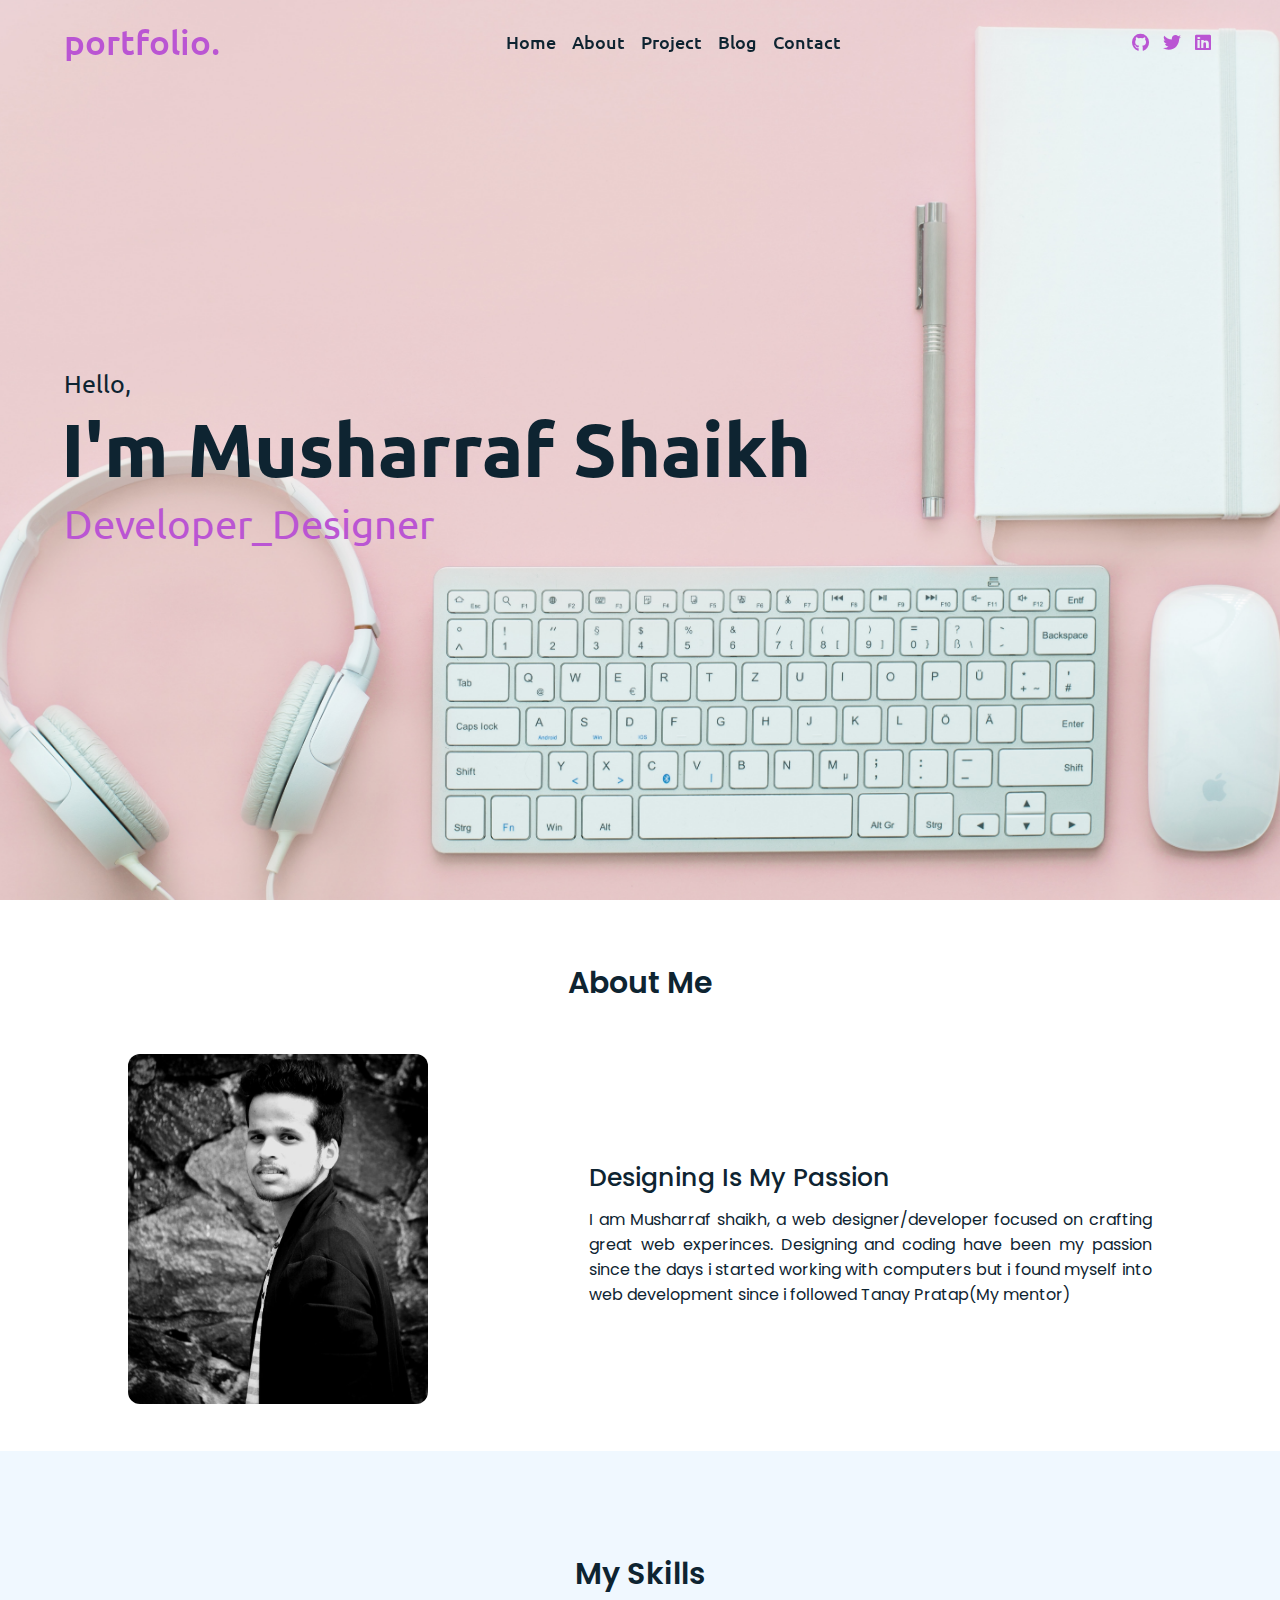
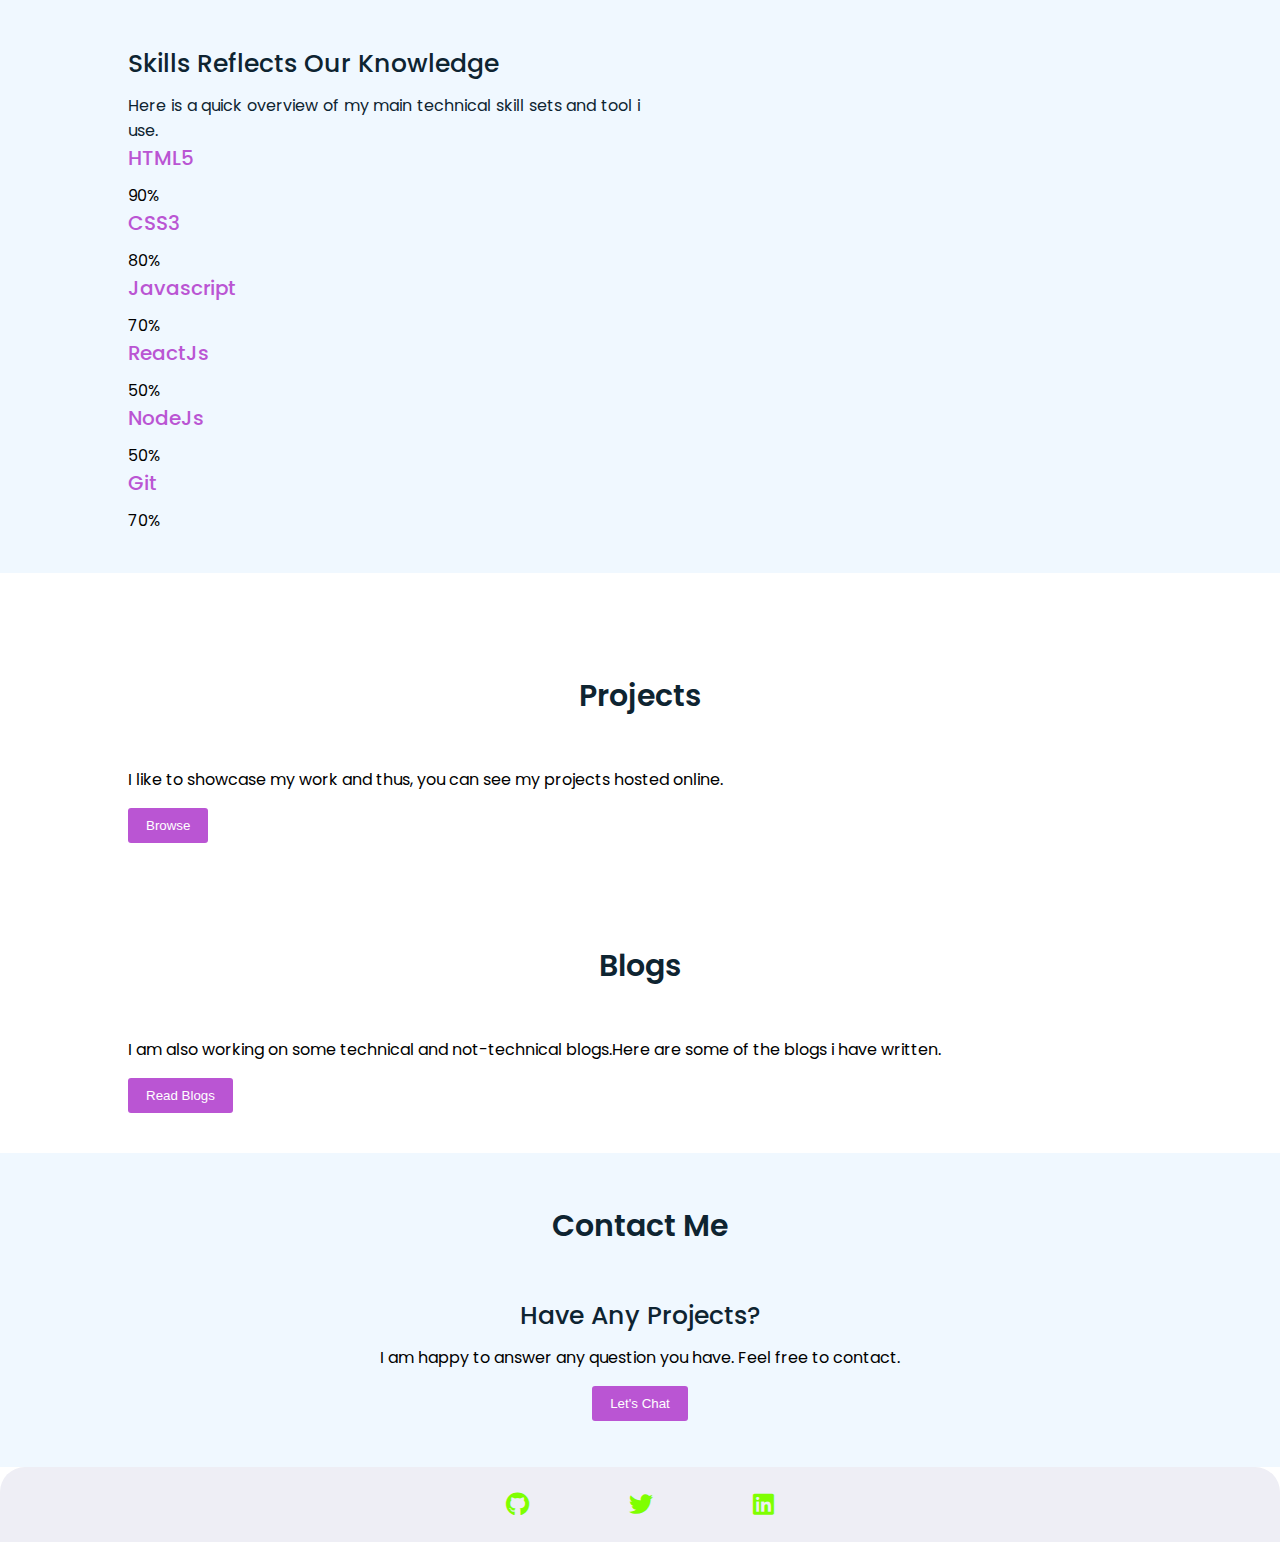
<file: index.html>
<!DOCTYPE html>
<html lang="en">
<head>
    <meta charset="UTF-8">
    <meta http-equiv="X-UA-Compatible" content="IE=edge">
    <meta name="viewport" content="width=device-width, initial-scale=1.0">
    <title>My portfolio</title>
    <link rel= "stylesheet" href="style.css">
    <link href="style1.css" rel="stylesheet" type="text/css" />
    <!--Fontawesome CDN Link-->
    <link rel= "stylesheet" href="https://cdnjs.cloudflare.com/ajax/libs/font-awesome/5.15.3/css/all.min.css">
</head>
<body>
    <!-- navigation menu-->

<nav>
     <div class="navbar">
    <div class="logo"><a href="index.html">portfolio.</a></div>
    <ul class="menu">
        <li><a href="#home">Home</a></li>
        <li><a href="#about">About</a></li>
        <li><a href="#project">Project</a></li>
        <li><a href="#blog">Blog</a></li>
        <li><a href="#contact">Contact</a></li>
        <div class="cancel-btn">
            <i class="fas fa-times"></i> 
        </div>
      </ul>
      <div class="media-icons">
          <a href="https://github.com/musharrafshaikh"><i class="fab fa-github"></i></a>
          <a href="https://mobile.twitter.com/Musharraf0517"><i class="fab fa-twitter"></i></a>
          <a href="https://www.linkedin.com/in/musharraf-shaikh-59b115220"><i class="fab fa-linkedin"></i></a>
      </div>
     </div>
     <div class="menu-btn">
         <i class="fas fa-bars"></i>
         </div>
   </nav>
   
  <!-- Home Section Start -->
  <section class="home" id="home">
    <div class="home-content">
      <div class="text">
        <div class="text-one">Hello,</div>
        <div class="text-two">I'm Musharraf Shaikh</div>
        <div class="text-three">Developer_Designer</div>
      </div>
      
    </div>
  </section>

    <!-- About Section Start -->
    <section class="about" id="about">
        <div class="content">
          <div class="title"><span>About Me</span></div>
          <div class="about-details">
            <div class="left">
              <img src="images/about.jpeg" alt="Portfolio">
            </div>
            <div class="right">
              <div class="topic">Designing Is My Passion</div>
              <p>I am Musharraf shaikh, a web designer/developer focused on crafting great web experinces. Designing and coding have been my passion since the days i started working with computers but i found myself into web development since i followed Tanay Pratap(My mentor)</p>
               
              </div>
            </div>
          </div>
        </div>
      </section>

        <!-- My Skill Section Start -->
  <section class="skills" id="skills">
    <div class="content">
      <div class="title"><span>My Skills</span></div>
      <div class="skills-details">
        <div class="text">
          <div class="topic">Skills Reflects Our Knowledge</div>
          <p>Here is a quick overview of my main technical skill sets and tool i use.</p>

          <div class="boxes">
            <div class="box">
              <div class="topic">HTML5</div>
              <div class="per">90%</div>
            </div>
            <div class="box">
              <div class="topic">CSS3</div>
              <div class="per">80%</div>
            </div>
            <div class="box">
              <div class="topic">Javascript</div>
              <div class="per">70%</div>
            </div>
            <div class="box">
              <div class="topic">ReactJs</div>
              <div class="per">50%
              </div>
              <div class="box">
            <div class="topic">NodeJs</div>
            <div class="per">50%</div>
              </div>
              <div class="box">
                <div class="topic">Git</div>
                <div class="per">70%</div>
              </div>
            </div>
          </div>
        </div>
      </div>
    </section>
      <!-- project Section Start -->
  <section class="project" id="project">
    <div class="content">
      <div class="title"><span>Projects</span></div>
          <p>I like to showcase my work and thus, you can see my projects hosted online.</p>
          <div class="button">
            <a href="project.html"><button class="browse">Browse</button></a>
          </div>
          </div>
          </section>
          <!-- Blog Section Start -->
  <section class="blog" id="blog">
    <div class="content">
      <div class="title"><span>Blogs</span></div>
          <p>I am also working on some technical and not-technical blogs.Here are some of the blogs i have written.</p>
          <div class="button">
            <a href="blog.html"><button class="read-blogs">Read Blogs</button></a>
          </div>
</div>
</section>

  <!-- Contact Me Section Start -->
  <section class="contact" id="contact">
    <div class="content">
      <div class="title"><span>Contact Me</span></div>
      <div class="text">
        <div class="topic">Have Any Projects?</div>
        <p>I am happy to answer any question you have. Feel free to contact.</p>
        <div class="button">
          <a href="https://www.linkedin.com/in/musharraf-shaikh-59b115220"> <button>Let's Chat</button></a>
        </div>
      </div>
    </div>
  </section>

  
   <!-- Footer Section Start -->
   <footer>
    <div class="text">
        <a class="link" href="https://github.com/musharrafshaikh"><i class="fab fa-github"></i></a>
        <a class="link" href="https://mobile.twitter.com/Musharraf0517"><i class="fab fa-twitter"></i></a>
        <a class="link" href="https://www.linkedin.com/in/musharraf-shaikh-59b115220"><i class="fab fa-linkedin"></i></a>
    </div>
  </footer>

    <script src="script.js"></script>
</body>
</html>
</file>
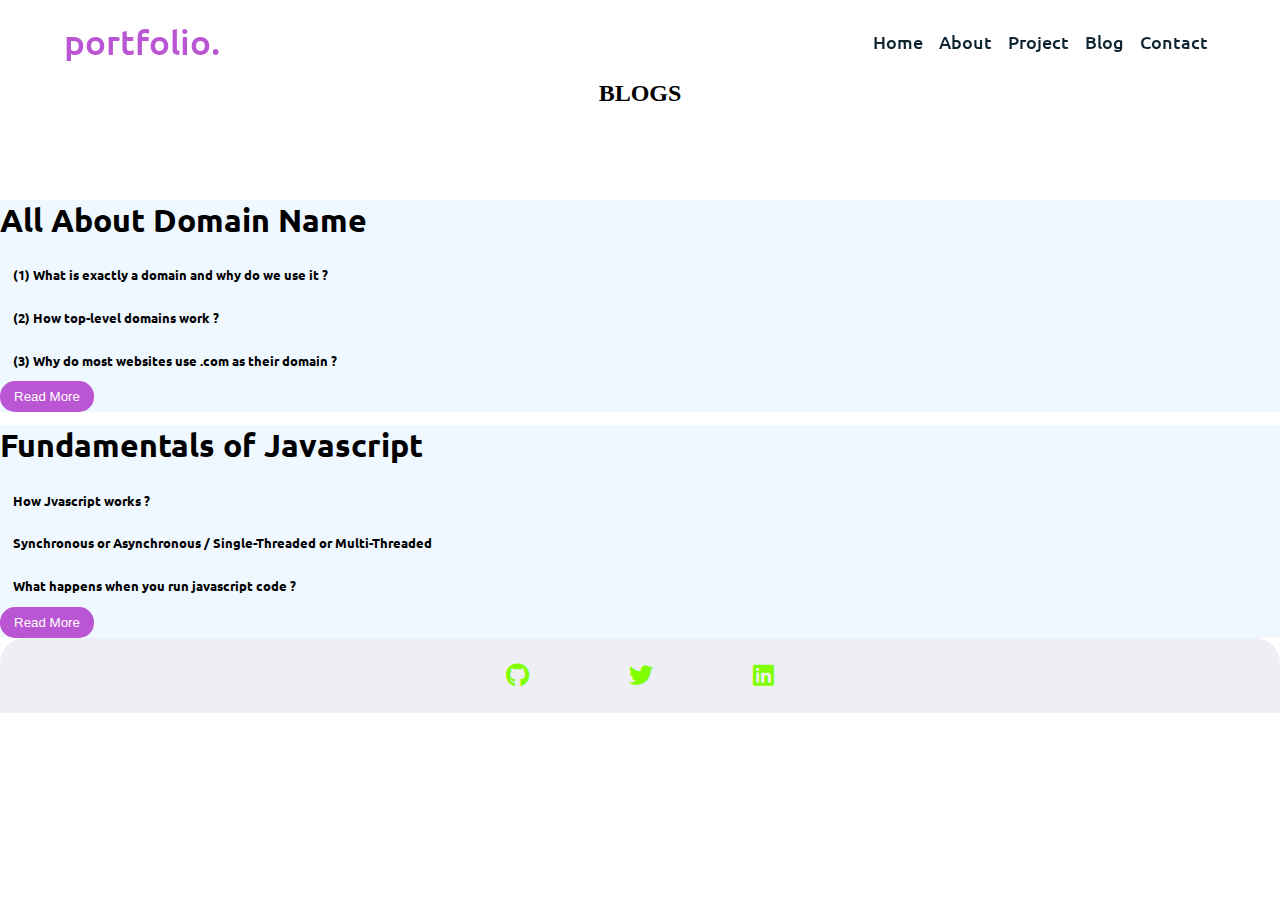
<file: blog.html>
<!DOCTYPE html>
  <html lang="en">
  <head>
      <meta charset="UTF-8">
      <meta http-equiv="X-UA-Compatible" content="IE=edge">
      <meta name="viewport" content="width=device-width, initial-scale=1.0">
      <link href="stylepro.css" rel="stylesheet" type="text/css" />
      <link rel= "stylesheet" href="https://cdnjs.cloudflare.com/ajax/libs/font-awesome/5.15.3/css/all.min.css">
      <link href="style1.css" rel="stylesheet" type="text/css" />

      <title>Document</title>
  </head>
  <body>

    <nav>
        <div class="navbar">
       <div class="logo"><a href="index.html">portfolio.</a></div>
       <ul class="menu">
           <li><a href="index.html">Home</a></li>
           <li><a href="index.html">About</a></li>
           <li><a href="project.html">Project</a></li>
           <li><a href="blog.html">Blog</a></li>
           <li><a href="index.html">Contact</a></li>
           <div class="cancel-btn">
               <i class="fas fa-times"></i> 
           </div>
         </ul>
         
        </div>
        
      </nav>

      <header class="hero">
        <h2 class="hero-heading">BLOGS</h2>
      </header>
      
      <ul class="project-list">
        <li class="section section-color">
                  <article class="showcase-list container container-center ">
                      <h1>All About Domain Name  </h1>
                      <h5>(1) What is exactly a domain and why do we use it ?</h5>
                      <h5>(2) How top-level domains work ?</h5>
                      <h5>(3) Why do most websites use .com as their domain ?</h5>
                     
                      <a href="https://link.medium.com/axIhC6YAsjb"><button class="live-project">Read More</button></a>
                     
                  </article> 
              </li>

              <li class="section section-color">
                <article class="showcase-list container container-center ">
                    <h1>Fundamentals of Javascript </h1>
                    <h5>How Jvascript works ?</h5>
                    <h5>Synchronous or Asynchronous / Single-Threaded or Multi-Threaded </h5>
                    <h5>What happens when you run javascript code ?</h5>
                   
                    <a href="https://link.medium.com/EI6dhAY8tjb"><button class="live-project">Read More</button></a>
                   
                </article> 
            </li>

   <!-- Footer Section Start -->
  <footer>
    <div class="text">
        <a class="link" href="https://github.com/musharrafshaikh"><i class="fab fa-github"></i></a>
        <a class="link" href="https://mobile.twitter.com/Musharraf0517"><i class="fab fa-twitter"></i></a>
        <a class="link" href="https://www.linkedin.com/in/musharraf-shaikh-59b115220"><i class="fab fa-linkedin"></i></a>
    </div>
  </footer>
      
  </body>
  </html>
</file>
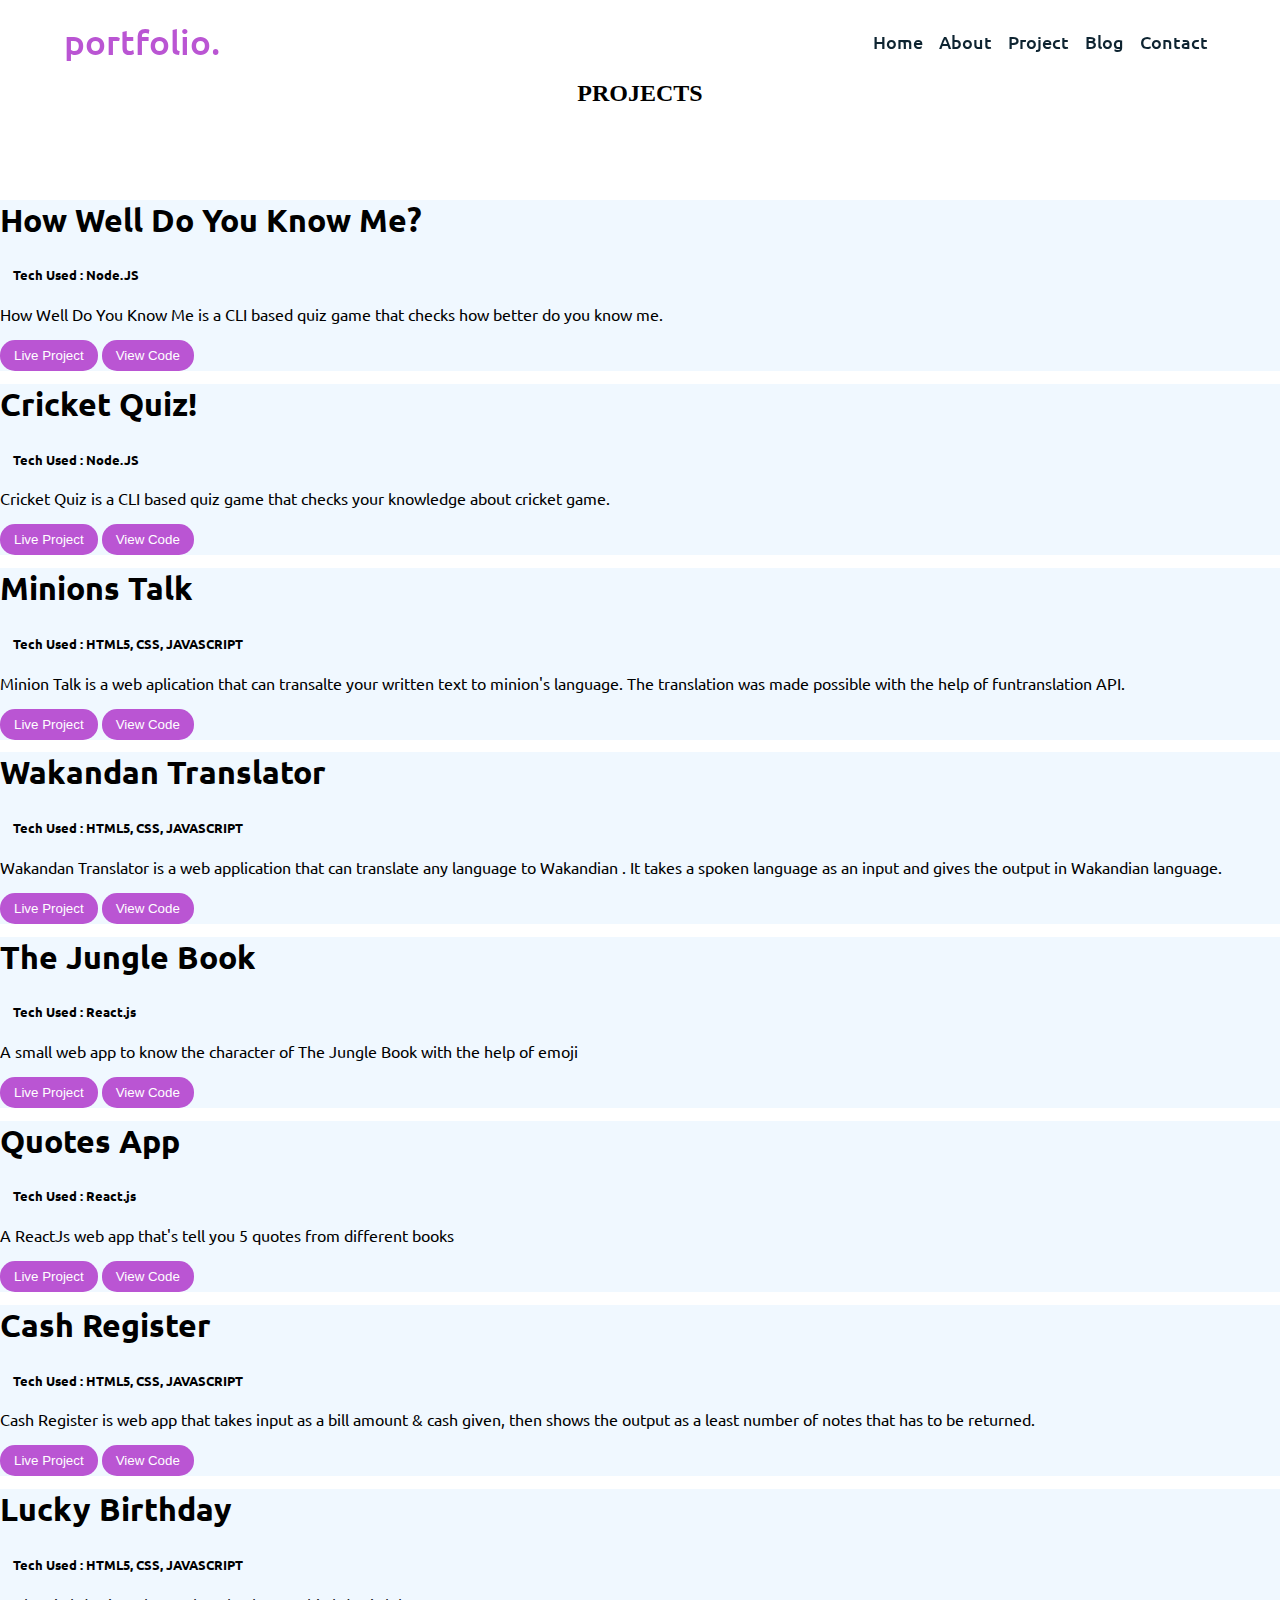
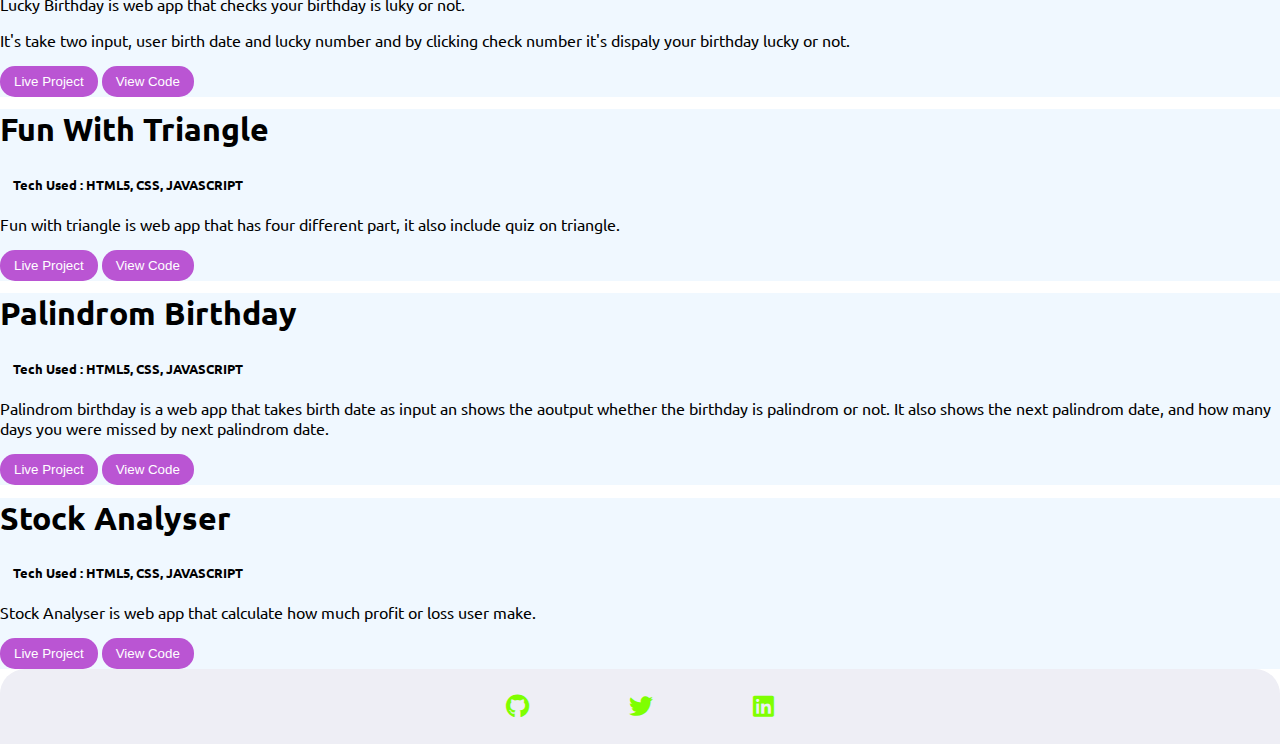
<file: project.html>
<!DOCTYPE html>
<html>
  <head>
    <meta charset="utf-8">
    <meta name="viewport" content="width=device-width">
    <title>repl.it</title>
    <link href="stylepro.css" rel="stylesheet" type="text/css" />
    <link href="style1.css" rel="stylesheet" type="text/css" />
     <link rel= "stylesheet" href="https://cdnjs.cloudflare.com/ajax/libs/font-awesome/5.15.3/css/all.min.css">
  </head>
  <body>


<nav>
     <div class="navbar">
    <div class="logo"><a href="index.html">portfolio.</a></div>
    <ul class="menu">
        <li><a href="index.html">Home</a></li>
        <li><a href="index.html">About</a></li>
        <li><a href="#project">Project</a></li>
        <li><a href="blog.html">Blog</a></li>
        <li><a href="index.html">Contact</a></li>
        <div class="cancel-btn">
            <i class="fas fa-times"></i> 
        </div>
      </ul>
     
     </div>
     <div class="menu-btn">
         <i class="fas fa-bars"></i>
         </div>
   </nav>

<header class="hero">
  <h2 class="hero-heading">PROJECTS</h2>
</header>

<ul class="project-list">
  <li class="section section-color">
            <article class="showcase-list container container-center ">
                <h1>How Well Do You Know Me? </h1>
                <h5>Tech Used : <span class="mark">Node.JS</span></h5>
                <p>How Well Do You Know Me is a CLI based quiz game that checks how better do you know me.</p>
                <a href="https://replit.com/@MusharrafShaikh/end-game-1#index.js"><button class="live-project">Live Project</button></a>
                <a href="https://github.com/musharrafshaikh/How-well-do-yo-know-me"><button class="view-code">View Code</button></a>
            </article> 
        </li>


         <li class="section">
            <article class="showcase-list container container-center ">
                <h1>Cricket Quiz! </h1>
                <h5>Tech Used : <span class="mark">Node.JS</span></h5>
                <p>Cricket Quiz is a CLI based quiz game that checks your knowledge about cricket game.</p>
                <a href="https://replit.com/@MusharrafShaikh/cricket-quiz-complete#index.js"><button class="live-project">Live Project</button></a>
                <a href="https://github.com/musharrafshaikh/cricket-quiz-game"><button class="view-code">View Code</button></a>
            </article> 
        </li>


        <li class="section">
            <article class="showcase-list container container-center ">
                <h1> Minions Talk</h1>
                <h5>Tech Used : <span class="mark">HTML5, CSS, JAVASCRIPT</span></h5>
                <p>Minion Talk is a web aplication that can transalte your written text to minion's language. The translation was made possible with the help of funtranslation API.</p>
                <a href="https://talktominionns.netlify.app"><button class="live-project">Live Project</button></a>
                <a href="https://github.com/musharrafshaikh/banana-app"><button class="view-code">View Code</button></a>
            </article> 
        </li>

        <li class="section">
            <article class="showcase-list container container-center ">
                <h1>Wakandan Translator</h1>
                <h5>Tech Used : <span class="mark">HTML5, CSS, JAVASCRIPT</span></h5>
                <p>Wakandan Translator is a web application that can translate any language to Wakandian .

                    It takes a spoken language as an input and gives the output in Wakandian language.
                    
                    </p>
                <a href="https://mswakandatalk.netlify.app"><button class="live-project">Live Project</button></a>
                <a href="https://github.com/musharrafshaikh/wakanda-talk"><button class="view-code">View Code</button></a>
            </article> 
        </li>

        <li class="section">
            <article class="showcase-list container container-center ">
                <h1>The Jungle Book </h1>
                <h5>Tech Used : <span class="mark">React.js</span></h5>
                <p>A small web app to know the character of The Jungle Book with the help of emoji</p>
                <a href="https://6bi6w.csb.app/"><button class="live-project">Live Project</button></a>
                <a href="https://github.com/musharrafshaikh/the-jungle-book-interpreter"><button class="view-code">View Code</button></a>
            </article> 
        </li>

        <li class="section">
            <article class="showcase-list container container-center ">
                <h1>Quotes App</h1>
                <h5>Tech Used : <span class="mark">React.js</span></h5>
                <p>A ReactJs web app that's tell you 5 quotes from different books</p>
                <a href="https://9vupi.csb.app/"><button class="live-project">Live Project</button></a>
                <a href="https://github.com/musharrafshaikh/quotes-app"><button class="view-code">View Code</button></a>
            </article> 
        </li>

        <li class="section">
            <article class="showcase-list container container-center ">
                <h1>Cash Register</h1>
                <h5>Tech Used : <span class="mark">HTML5, CSS, JAVASCRIPT</HTML:5></span></h5>
                <p>Cash Register is web app that takes input as a bill amount & cash given, then shows the output as a least number of notes that has to be returned.</p>
                <a href="https://mscash-register.netlify.app"><button class="live-project">Live Project</button></a>
                <a href="https://github.com/musharrafshaikh/Cash-register"><button class="view-code">View Code</button></a>
            </article> 
        </li>


        <li class="section">
            <article class="showcase-list container container-center ">
                <h1>Lucky Birthday</h1>
                <h5>Tech Used : <span class="mark">HTML5, CSS, JAVASCRIPT</HTML:5></span></h5>
                <p>Lucky Birthday is web app that checks your birthday is luky or not.</p>

                    It's take two input, user birth date and lucky number and by clicking check number it's dispaly your birthday lucky or not.</p>
                <a href="https://mslucky-birthday.netlify.app"><button class="live-project">Live Project</button></a>
                <a href="https://github.com/musharrafshaikh/Lucky-birthday"><button class="view-code">View Code</button></a>
            </article> 
        </li>

        
        <li class="section">
            <article class="showcase-list container container-center ">
                <h1>Fun With Triangle</h1>
                <h5>Tech Used : <span class="mark">HTML5, CSS, JAVASCRIPT</HTML:5></span></h5>
                <p>Fun with triangle is web app that has four different part, it also include quiz on triangle.</p>
                <a href="https://mstriangle.netlify.app"><button class="live-project">Live Project</button></a>
                <a href="https://github.com/musharrafshaikh/fun-with-triangle"><button class="view-code">View Code</button></a>
            </article> 
        </li>

        <li class="section">
            <article class="showcase-list container container-center ">
                <h1>Palindrom Birthday</h1>
                <h5>Tech Used : <span class="mark">HTML5, CSS, JAVASCRIPT</HTML:5></span></h5>
                <p>Palindrom birthday is a web app that takes birth date as input an shows the aoutput whether the birthday is palindrom or not.

                    It also shows the next palindrom date, and how many days you were missed by next palindrom date.</p>
                <a href="https://trusting-hopper-be7fcc.netlify.app"><button class="live-project">Live Project</button></a>
                <a href="https://github.com/musharrafshaikh/palindrom-birthday"><button class="view-code">View Code</button></a>
            </article> 
        </li>

        <li class="section">
            <article class="showcase-list container container-center ">
                <h1>Stock Analyser</h1>
                <h5>Tech Used : <span class="mark">HTML5, CSS, JAVASCRIPT</HTML:5></span></h5>
                <p>Stock Analyser is web app that calculate how much profit or loss user make.</p>
                <a href="https://msstock-analyser.netlify.app"><button class="live-project">Live Project</button></a>
                <a href="https://github.com/musharrafshaikh/stock-analyser"><button class="view-code">View Code</button></a>
            </article> 
        </li>

</ul>

    <!-- Footer Section Start -->
   <footer>
    <div class="text">
        <a class="link" href="https://github.com/musharrafshaikh"><i class="fab fa-github"></i></a>
        <a class="link" href="https://mobile.twitter.com/Musharraf0517"><i class="fab fa-twitter"></i></a>
        <a class="link" href="https://www.linkedin.com/in/musharraf-shaikh-59b115220"><i class="fab fa-linkedin"></i></a>
    </div>
  </footer>

    <script src="script.js"></script>
  </body>
</html>
</file>
<file: style.css>
/* Google Font CDN Link */
@import url('https://fonts.googleapis.com/css2?family=Poppins:wght@400;500;600;700&family=Ubuntu:wght@400;500;700&display=swap');
*{
  margin: 0;
  padding: 0;
  box-sizing: border-box;
  text-decoration: none;
  scroll-behavior: smooth;
}
:root{
    --primary-color:#ba55d3;
    --black-color:#0E2431;
    --white-color:#fff;

}
body{
  font-family: 'Ubuntu', sans-serif;
}
/* Custom Scroll Bar CSS */
::-webkit-scrollbar {
    width: 10px;
}
::-webkit-scrollbar-track {
    background: #f1f1f1;
}
::-webkit-scrollbar-thumb {
    background: var(--primary-color);
    border-radius: 12px;
    transition: all 0.3s ease;
}
::-webkit-scrollbar-thumb:hover {
    background: var(--primary-color);
}
/* navbar styling */
nav{
    position:fixed;
    width:100%;
    padding:20px 0;
    z-index: 999;
    transition: all 0.3s ease;
  }
  nav.stck{
    background:var(--primary-color);
    padding:13px 0;
  }
  nav .navbar{
    width:90%;
    display:flex;
    justify-content: space-between;
    align-items: center;
    margin:auto;
  }
  nav .navbar .logo a{
    font-weight: 500;
    font-size: 35px;
    color:var(--primary-color);
  }
  
  nav.stck .navbar .logo a{
    color:var(--white-color);
  }
  nav .navbar .menu{
    display:flex;
    position:relative;
  }
  nav .navbar .menu li{
    list-style: none;
    margin:0 8px;
  }
  nav .navbar .menu a{
    font-size: 18px;
    font-weight: 500;
    color:var(--black-color);
    padding:6px 0;
    transition: all 0.4s ease;
  }
  .navbar .menu a:hover{
    color:var(--primary-color);
  }
  nav.sticky .menu a{
    color:var(--white-color);
  }
  nav.sticky .menu a:hover{
    color:var(--black-color);
  }
  .navbar .media-icons a{
    color:var(--primary-color);
    font-size: 18px;
    margin:0 5px;
  }
  nav.sticky .media-icons a{
    color:var(--white-color);
  }
/* side navigation Menu Button CSS */
nav .menu-btn,
.navbar .menu .cancel-btn{
  position:absolute;
  color:var(--white-color);
  right:30px;
  top:20px;
  font-size: 20px;
  cursor: pointer;
  transition: all 0.3s ease;
  display: none;
}

nav .menu-btn{
  color:var(--primary-color);
}
nav.sticky .menu-btn{
  color:var(--white-color);
}
.navbar .menu .menu-btn{
  color:var(--white-color);
}

/* home section styling */
.home{
  height:100vh;
  width:100%;
  background:url("images/port.jpg\ \(2\).jpg") no-repeat;
  background-size: cover;
  background-position: center center;
  background-attachment: fixed;
}
.home .home-content{
  width:90%;
  height:100%;
  margin:auto;
  display:flex;
  flex-direction: column;
  justify-content: center;
}
.home .text-one{
  font-size:25px;
  color:var(--black-color);
}
.home .text-two{
  color:var(--black-color);
  font-size: 75px;
  font-weight: 600;
  margin-left: -3px;
}
.home .text-three{
  font-size: 40px;
  margin:5px 0;
  color:var(--primary-color);
}


/* About Section Styling */
section{
  padding-top:20px;
}
section .content{
  width:80%;
  margin:40px auto;
  font-family: 'Poppins', sans-serif;
}
section .title{
  display:flex;
  justify-content: center;
  margin-bottom: 40px;
}
section .title span{
  color:var(--black-color);
  font-size: 30px;
  font-weight: 600;
  position:relative;
  padding-bottom:8px;
}

.about .about-details{
  display:flex;
  justify-content:space-between;
  align-items: center;}
  .about .about-details{
    display:flex;
    justify-content:space-between;
    align-items: center;
  }
  .about .about-details .left{
    width:45%;
  }
  .about .left img{
    height:350px;
    width:300px;
    object-fit: cover;
    border-radius: 12px;}

    .about .about-details .right{
      width:55%;
    }
    section .topic{
      color:var(--black-color);
      font-size:25px;
      font-weight: 500;
      margin-bottom: 10px;
    }
    .about-details .right p{
      text-align: justify;
      color:var(--black-color);
    }
    section .button{
      margin:16px 0;
    }
    section .button button{
      outline:none;
      padding:8px 16px;
      border-radius: 3px;
      font-size: 2opx;
      font-weight: 300;
      background: var(--primary-color);
      color:var(--white-color);
      border:2px solid transparent;
      cursor: pointer;
      transition: all 0.4s ease;
    }
    section .button button:hover{
      border-color:var(--primary-color);
      background-color: var(--white-color);
      color:var(--primary-color);
    }
    
    /* My Skills CSS */
.skills{
  background:#f0f8ff;
}
.skills .content{
  padding:40px 0;
}
.skills .skills-details{
  display:flex;
  justify-content: space-between;
  align-items: center;
}
.skills-details .text{
  width:50%;
}
.skills-details p{
  color:var(--black-color);
  text-align: justify;
}
.skills-details .boxes .topic{
  font-size: 20px;
  color:var(--primary-color);
}

/* Contact Me CSS */
.contact{
  background: #f0f8ff;
}
.contact .content{
  margin:0 auto;
  padding:30px 0;
}

.contact .text{
  width:80%;
  text-align: center;
  margin:auto;
}


/* Responsive Media Queries */
@media (max-width:1190px){
  section .content{
    width:85%;
  }
}
@media (max-width:1000px){
  .about .about-details{
    justify-content: center;
    flex-direction: column;
  }
  .about .about-details .left{
    display: flex;
    justify-content:center;
    width:100%;
  }
  .about .about-details .right{
    width:90%;
    margin:40px 0;
  }
  @media (max-width:900px){
    .about .left img{
      height:280px;
      width:280px;
    }
  }
  @media (max-width:750px){
    nav .navbar{
      width:90%;
    }
    nav .navbar .menu{
      position:fixed;
      left:-100%;
      top:0;
      background:var(--primary-color);
      height:100vh;
      max-width: 400px;
      width:100%;
      padding-top:60px;
      flex-direction: column;
      align-items:center;
      transition: all 0.5s ease;
    }
    .navbar.active .menu{
      left:0;
    }
    nav .navbar .menu a{
      font-size:23px;
      display:block;
      color:var(--white-color);
      margin:10px 0;
    }
    nav.sticky .menu a:hover{
      color:var(--primary-color);
    }
    nav .navbar .media-icons{
      display:none;
    }
    nav .menu-btn,
    .navbar .menu .cancel-btn{
      display:block;
    }

   .home .text-two{
    font-size: 65px;
  }
  .home .text-three{
   font-size: 35px;
 }
 .skills .skills-details{
  align-items: center;
  justify-content: center;
  flex-direction: column;
}
.skills-details .text{
  width:100%;
  margin-bottom:50px;
}
.contact .text{
  width:100%;
}
}

@media (max-width:500px){
.home .text-two{
  font-size: 55px;
}
.home .text-three{
  font-size: 33px;
}




/* Footer CSS */
footer{
  background:black;
  padding:15px 0;
  text-align: center;
  font-family: 'Poppins', sans-serif;
}
footer .text span{
  font-size: 17px;
  font-weight: 400;
  color:var(--white-color);
}
footer .text span a{
  font-weight: 500;
  color:var(--white-color);
}
</file>
<file: style1.css>
footer{
    background:rgb(238, 238, 245);
    padding:20px;
    text-align: center;
    font-family: 'Poppins', sans-serif;
    margin: auto;
    border-top-left-radius: 25px;
  border-top-right-radius: 25px
  }
 
 .link{
     padding: 1rem;
     margin: 2rem;
     font-size: 1.5rem;
     color: chartreuse;
 }
</file>
<file: stylepro.css>
/* Google Font CDN Link */
@import url('https://fonts.googleapis.com/css2?family=Poppins:wght@400;500;600;700&family=Ubuntu:wght@400;500;700&display=swap');
*{
  margin: 0;
  padding: 0;
  box-sizing: border-box;
  text-decoration: none;
  scroll-behavior: smooth;
}
:root{
    --primary-color:#ba55d3;
    --black-color:#0E2431;
    --white-color:#fff;

}
body{
  font-family: 'Ubuntu', sans-serif;
}
/* Custom Scroll Bar CSS */
::-webkit-scrollbar {
    width: 10px;
}
::-webkit-scrollbar-track {
    background: #f1f1f1;
}
::-webkit-scrollbar-thumb {
    background: var(--primary-color);
    border-radius: 12px;
    transition: all 0.3s ease;
}
::-webkit-scrollbar-thumb:hover {
    background: var(--primary-color);
}
/* navbar styling */
nav{
    position:fixed;
    width:100%;
    padding:20px 0;
    z-index: 999;
    transition: all 0.3s ease;
  }
  nav.stck{
    background:var(--primary-color);
    padding:13px 0;
  }
  nav .navbar{
    width:90%;
    display:flex;
    justify-content: space-between;
    align-items: center;
    margin:auto;
  }
  nav .navbar .logo a{
    font-weight: 500;
    font-size: 35px;
    color:var(--primary-color);
  }
  
  nav.stck .navbar .logo a{
    color:var(--white-color);
  }
  nav .navbar .menu{
    display:flex;
    position:relative;
  }
  nav .navbar .menu li{
    list-style: none;
    margin:0 8px;
  }
  nav .navbar .menu a{
    font-size: 18px;
    font-weight: 500;
    color:var(--black-color);
    padding:6px 0;
    transition: all 0.4s ease;
  }
  .navbar .menu a:hover{
    color:var(--primary-color);
  }
  nav.sticky .menu a{
    color:var(--white-color);
  }
  nav.sticky .menu a:hover{
    color:var(--black-color);
  }
  .navbar .media-icons a{
    color:var(--primary-color);
    font-size: 18px;
    margin:0 5px;
  }
  nav.sticky .media-icons a{
    color:var(--white-color);
  }
/* side navigation Menu Button CSS */
nav .menu-btn,
.navbar .menu .cancel-btn{
  position:absolute;
  color:var(--white-color);
  right:30px;
  top:20px;
  font-size: 20px;
  cursor: pointer;
  transition: all 0.3s ease;
  display: none;
}

nav .menu-btn{
  color:var(--primary-color);
}
nav.sticky .menu-btn{
  color:var(--white-color);
}
.navbar .menu .menu-btn{
  color:var(--white-color);
}

.hero-heading{
  text-align: center;
  padding: 5rem;
   font-family: "Dancing Script", cursive;
}
.live-project{
   outline:none;
      padding:6px 12px;
      border-radius: 15px;
      font-size: 2opx;
      font-weight: 300;
      background: var(--primary-color);
      color:var(--white-color);
      border:2px solid transparent;
      cursor: pointer;
      transition: all 0.4s ease;

}
.live-project:hover{
   border-color:var(--primary-color);
      background-color: var(--white-color);
      color:var(--primary-color);
}

.view-code{
  outline:none;
      padding:6px 12px;
      border-radius: 15px;
      font-size: 2opx;
      font-weight: 300;
      background: var(--primary-color);
      color:var(--white-color);
      border:2px solid transparent;
      cursor: pointer;
      transition: all 0.4s ease;
}
.view-code:hover{
   border-color:var(--primary-color);
      background-color: var(--white-color);
      color:var(--primary-color);
}

p{
    margin-block-start: 0.5em;
    margin-block-end: 1em;
}

h1{
    margin-block-start: 0.8rem;
    margin-block-end: 0.8rem;
}
h5{
    margin-block-start: 0em;
    margin-block-end: 0em;
    padding: 0.8rem;
}

  .section{
      background-color:aliceblue;
    color:black;}
  

  }
  footer{
    background:blue;
    padding:15px 0;
    text-align: center;
    font-family: 'Poppins', sans-serif;
  }
  footer .text span{
    font-size: 17px;
    font-weight: 400;
    color:var(--white-color);
  }
  footer .text span a{
    font-weight: 500;
    color:var(--white-color);
  }
  footer .text span a:hover{
    text-decoration: underline;
  }
</file>
